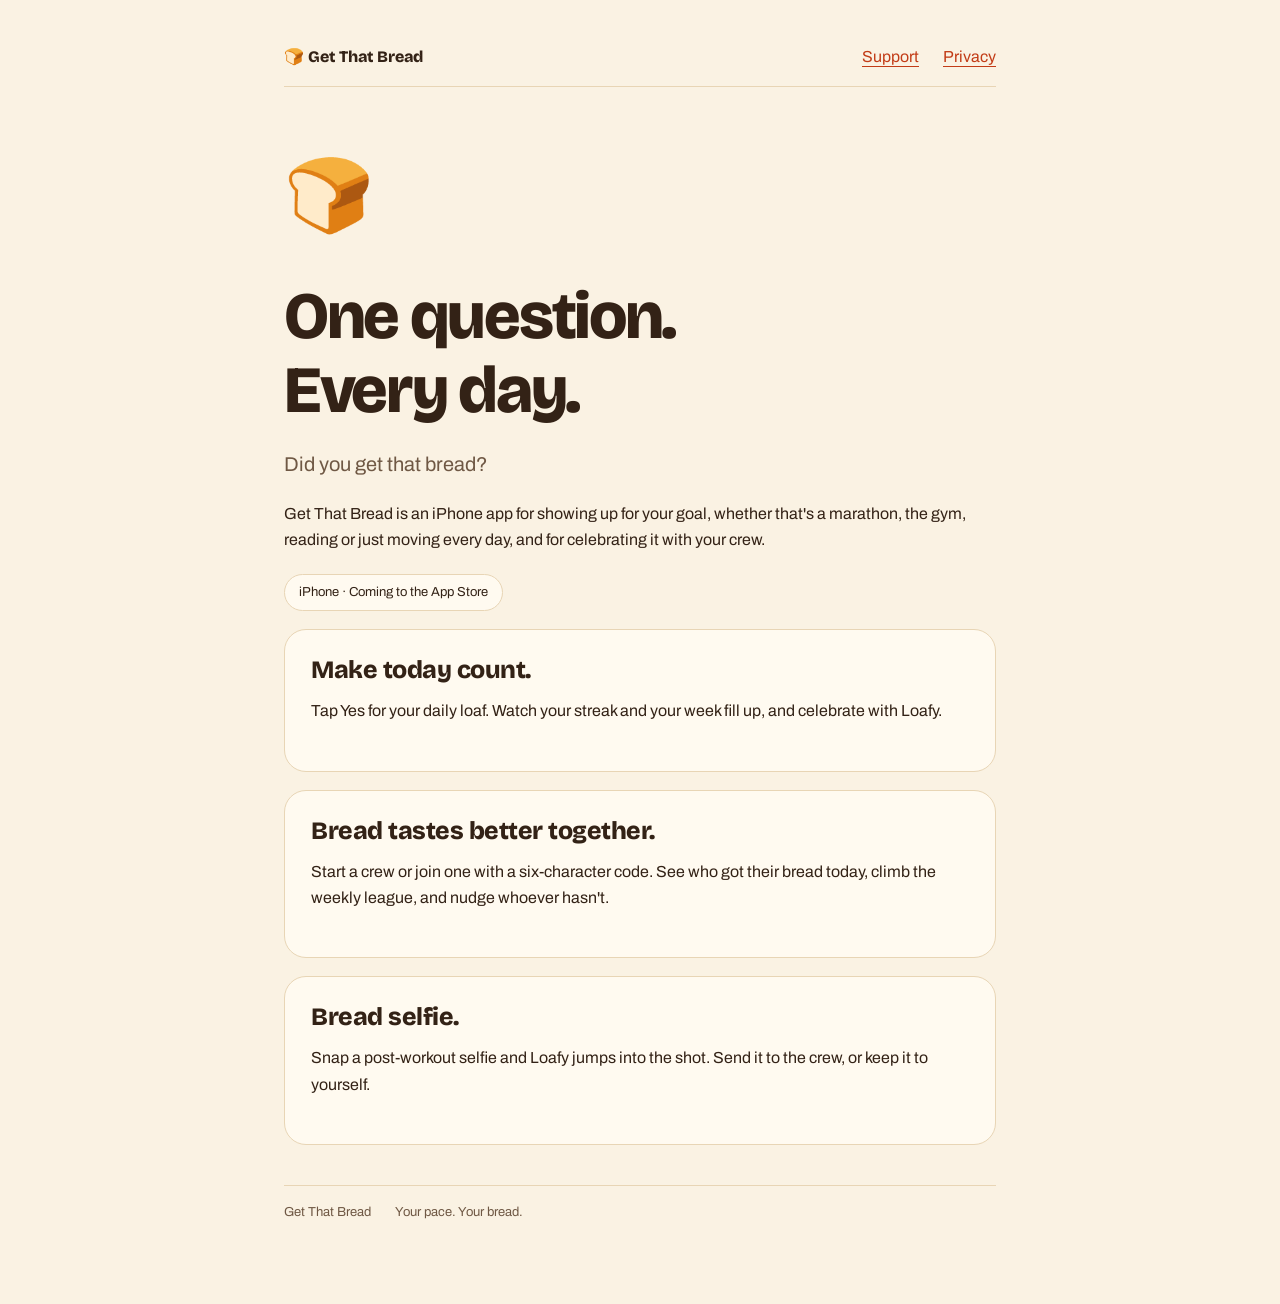
<file: index.html>
<!doctype html><html lang="en"><head><meta charset="utf-8"><meta name="viewport" content="width=device-width,initial-scale=1"><meta name="description" content="Get That Bread: one daily question, a streak, Loafy, and your crew."><title>Get That Bread · One question, every day</title><link rel="stylesheet" href="style.css"></head><body><main><nav aria-label="Main"><a class="brand" href="./">🍞 Get That Bread</a><a href="support/">Support</a><a href="privacy/">Privacy</a></nav><div class="loaf" aria-hidden="true">🍞</div><h1>One question.<br>Every day.</h1><p class="intro">Did you get that bread?</p><p>Get That Bread is an iPhone app for showing up for your goal, whether that's a marathon, the gym, reading or just moving every day, and for celebrating it with your crew.</p><span class="tag">iPhone · Coming to the App Store</span><section><h2>Make today count.</h2><p>Tap Yes for your daily loaf. Watch your streak and your week fill up, and celebrate with Loafy.</p></section><section><h2>Bread tastes better together.</h2><p>Start a crew or join one with a six-character code. See who got their bread today, climb the weekly league, and nudge whoever hasn't.</p></section><section><h2>Bread selfie.</h2><p>Snap a post-workout selfie and Loafy jumps into the shot. Send it to the crew, or keep it to yourself.</p></section><footer><span>Get That Bread</span><span>Your pace. Your bread.</span></footer></main></body></html>
</file>
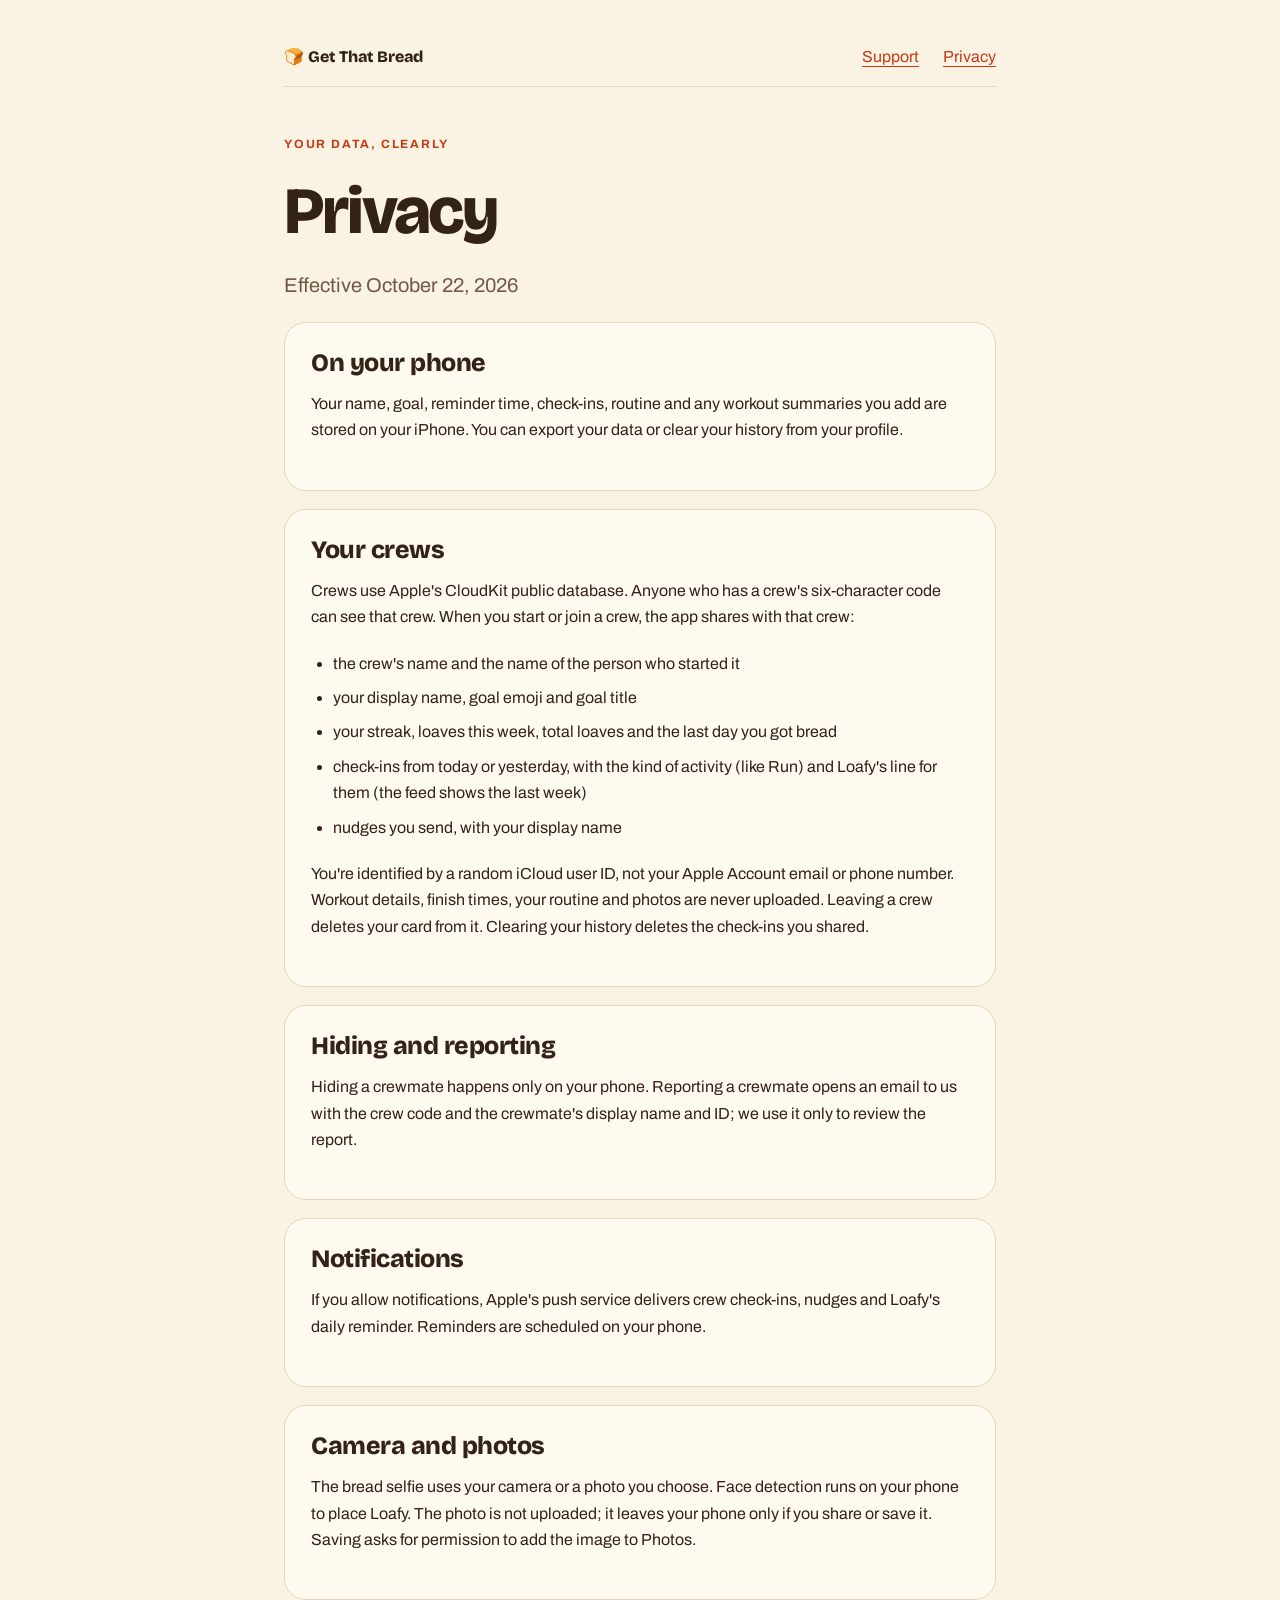
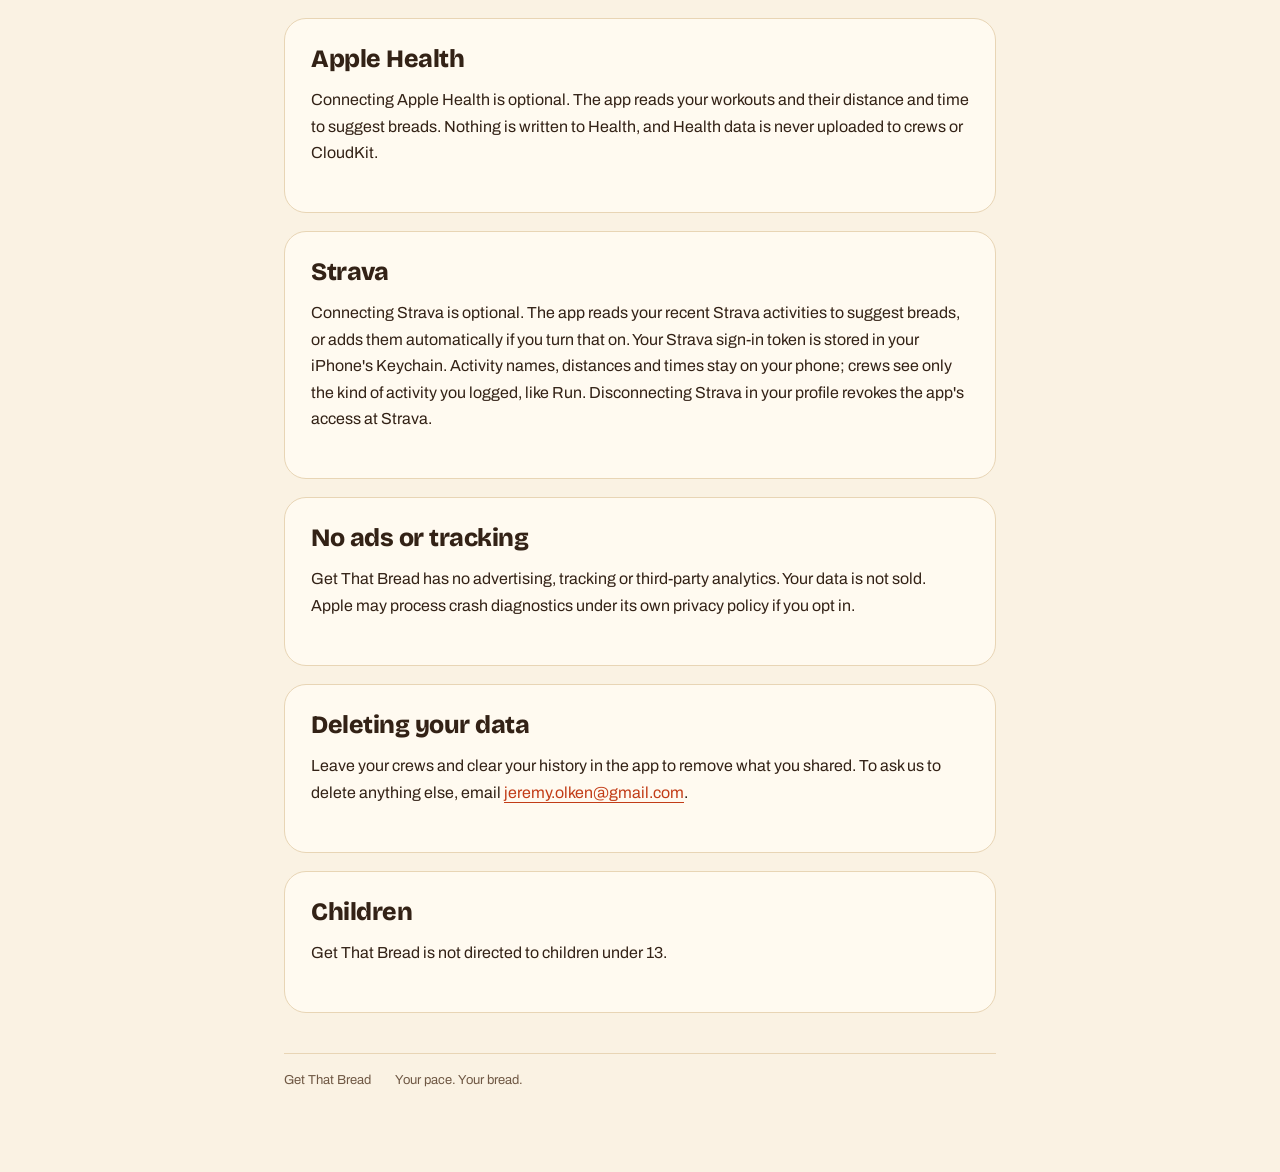
<file: privacy/index.html>
<!doctype html><html lang="en"><head><meta charset="utf-8"><meta name="viewport" content="width=device-width,initial-scale=1"><meta name="description" content="Get That Bread: one daily question, a streak, Loafy, and your crew."><title>Privacy · Get That Bread</title><link rel="stylesheet" href="../style.css"></head><body><main><nav aria-label="Main"><a class="brand" href="../">🍞 Get That Bread</a><a href="../support/">Support</a><a href="../privacy/">Privacy</a></nav><p class="eyebrow">Your data, clearly</p><h1>Privacy</h1><p class="intro">Effective October 22, 2026</p>
<section><h2>On your phone</h2><p>Your name, goal, reminder time, check-ins, routine and any workout summaries you add are stored on your iPhone. You can export your data or clear your history from your profile.</p></section>
<section><h2>Your crews</h2><p>Crews use Apple's CloudKit public database. Anyone who has a crew's six-character code can see that crew. When you start or join a crew, the app shares with that crew:</p><ul><li>the crew's name and the name of the person who started it</li><li>your display name, goal emoji and goal title</li><li>your streak, loaves this week, total loaves and the last day you got bread</li><li>check-ins from today or yesterday, with the kind of activity (like Run) and Loafy's line for them (the feed shows the last week)</li><li>nudges you send, with your display name</li></ul><p>You're identified by a random iCloud user ID, not your Apple Account email or phone number. Workout details, finish times, your routine and photos are never uploaded. Leaving a crew deletes your card from it. Clearing your history deletes the check-ins you shared.</p></section>
<section><h2>Hiding and reporting</h2><p>Hiding a crewmate happens only on your phone. Reporting a crewmate opens an email to us with the crew code and the crewmate's display name and ID; we use it only to review the report.</p></section>
<section><h2>Notifications</h2><p>If you allow notifications, Apple's push service delivers crew check-ins, nudges and Loafy's daily reminder. Reminders are scheduled on your phone.</p></section>
<section><h2>Camera and photos</h2><p>The bread selfie uses your camera or a photo you choose. Face detection runs on your phone to place Loafy. The photo is not uploaded; it leaves your phone only if you share or save it. Saving asks for permission to add the image to Photos.</p></section>
<section><h2>Apple Health</h2><p>Connecting Apple Health is optional. The app reads your workouts and their distance and time to suggest breads. Nothing is written to Health, and Health data is never uploaded to crews or CloudKit.</p></section><section><h2>Strava</h2><p>Connecting Strava is optional. The app reads your recent Strava activities to suggest breads, or adds them automatically if you turn that on. Your Strava sign-in token is stored in your iPhone&#x27;s Keychain. Activity names, distances and times stay on your phone; crews see only the kind of activity you logged, like Run. Disconnecting Strava in your profile revokes the app&#x27;s access at Strava.</p></section>
<section><h2>No ads or tracking</h2><p>Get That Bread has no advertising, tracking or third-party analytics. Your data is not sold. Apple may process crash diagnostics under its own privacy policy if you opt in.</p></section>
<section><h2>Deleting your data</h2><p>Leave your crews and clear your history in the app to remove what you shared. To ask us to delete anything else, email <a href="mailto:jeremy.olken@gmail.com">jeremy.olken@gmail.com</a>.</p></section>
<section><h2>Children</h2><p>Get That Bread is not directed to children under 13.</p></section><footer><span>Get That Bread</span><span>Your pace. Your bread.</span></footer></main></body></html>
</file>
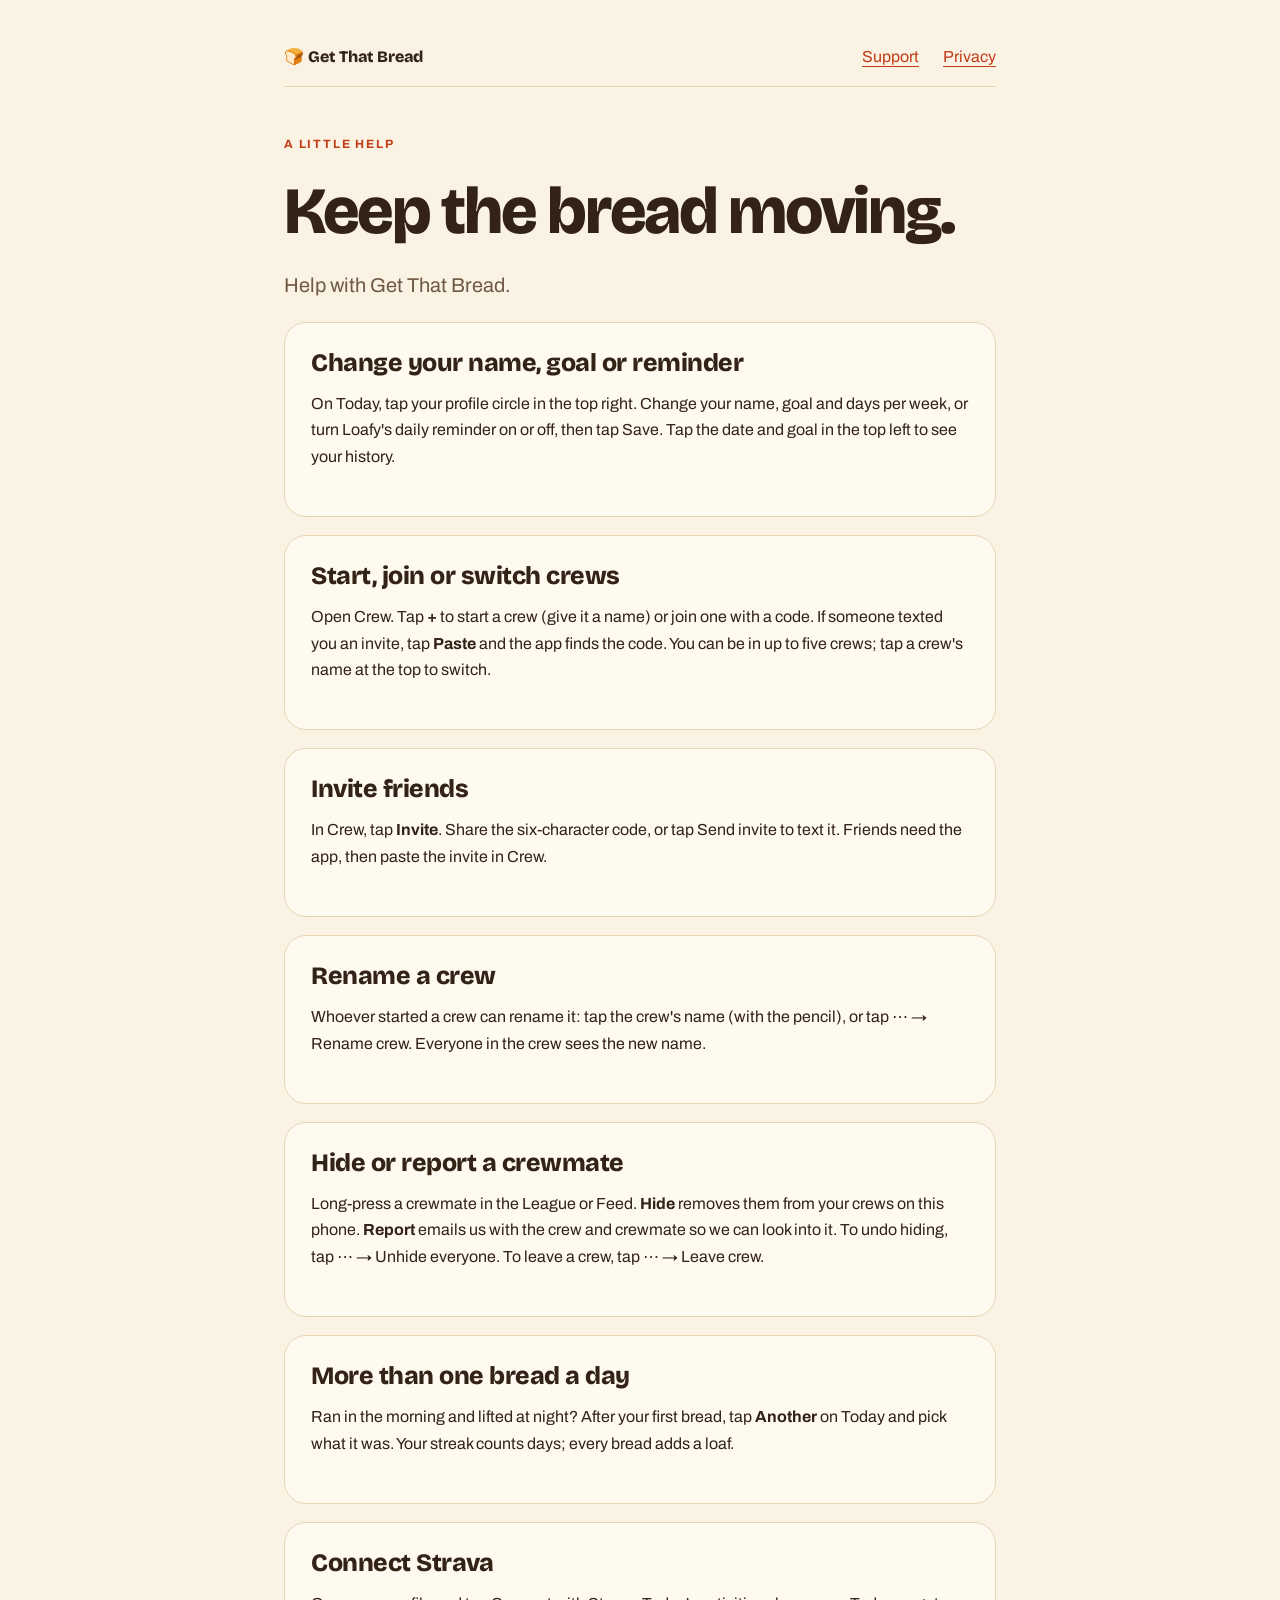
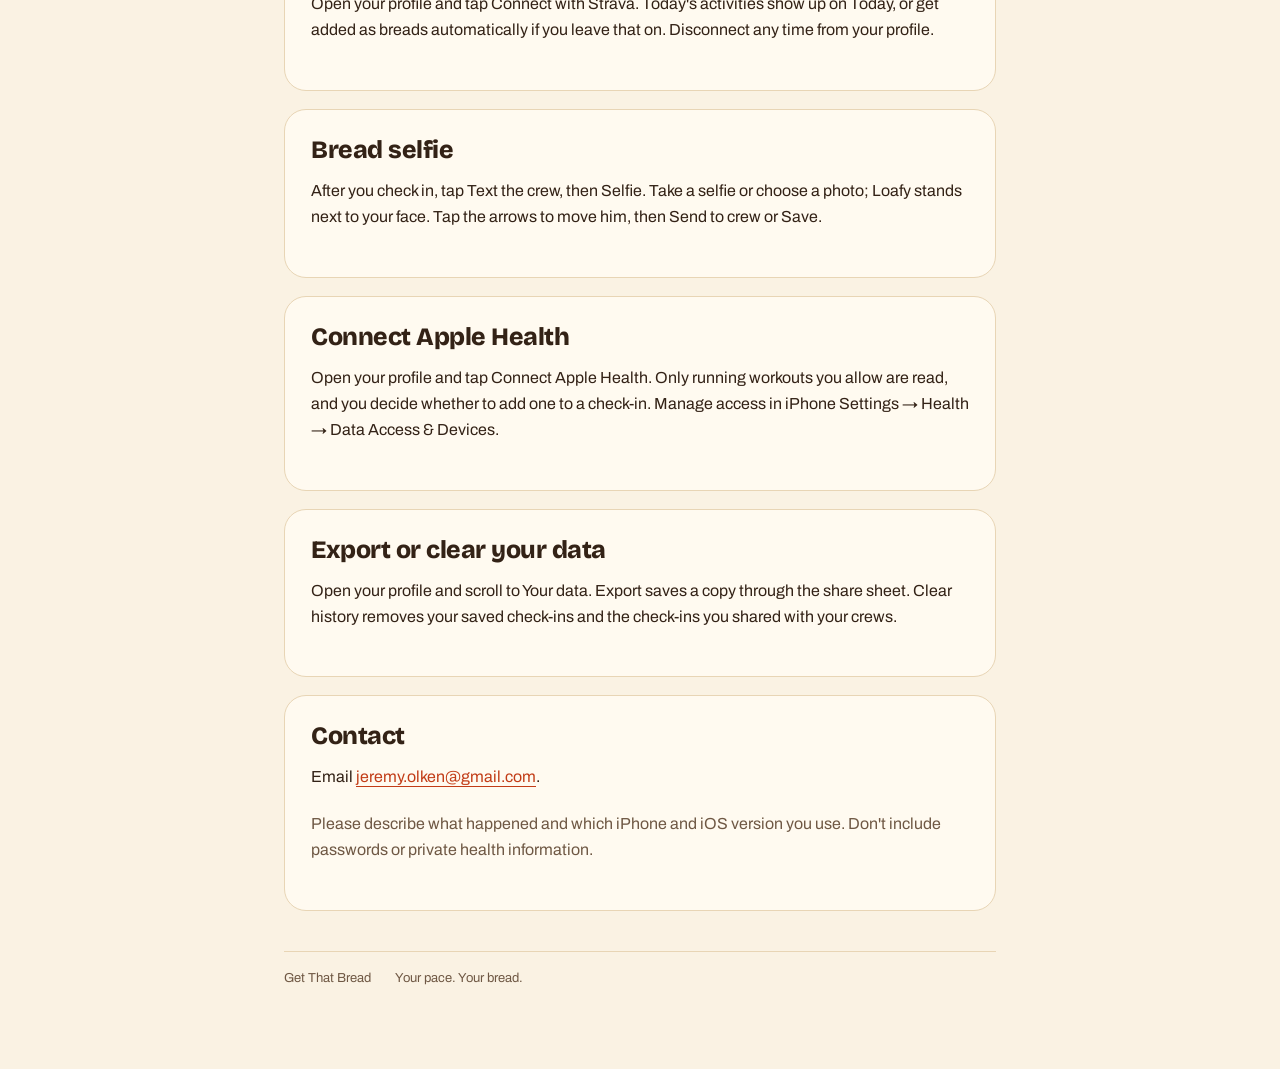
<file: support/index.html>
<!doctype html><html lang="en"><head><meta charset="utf-8"><meta name="viewport" content="width=device-width,initial-scale=1"><meta name="description" content="Get That Bread: one daily question, a streak, Loafy, and your crew."><title>Support · Get That Bread</title><link rel="stylesheet" href="../style.css"></head><body><main><nav aria-label="Main"><a class="brand" href="../">🍞 Get That Bread</a><a href="../support/">Support</a><a href="../privacy/">Privacy</a></nav><p class="eyebrow">A little help</p><h1>Keep the bread moving.</h1><p class="intro">Help with Get That Bread.</p>
<section><h2>Change your name, goal or reminder</h2><p>On Today, tap your profile circle in the top right. Change your name, goal and days per week, or turn Loafy's daily reminder on or off, then tap Save. Tap the date and goal in the top left to see your history.</p></section>
<section><h2>Start, join or switch crews</h2><p>Open Crew. Tap <strong>+</strong> to start a crew (give it a name) or join one with a code. If someone texted you an invite, tap <strong>Paste</strong> and the app finds the code. You can be in up to five crews; tap a crew's name at the top to switch.</p></section>
<section><h2>Invite friends</h2><p>In Crew, tap <strong>Invite</strong>. Share the six-character code, or tap Send invite to text it. Friends need the app, then paste the invite in Crew.</p></section>
<section><h2>Rename a crew</h2><p>Whoever started a crew can rename it: tap the crew's name (with the pencil), or tap ⋯ → Rename crew. Everyone in the crew sees the new name.</p></section>
<section><h2>Hide or report a crewmate</h2><p>Long-press a crewmate in the League or Feed. <strong>Hide</strong> removes them from your crews on this phone. <strong>Report</strong> emails us with the crew and crewmate so we can look into it. To undo hiding, tap ⋯ → Unhide everyone. To leave a crew, tap ⋯ → Leave crew.</p></section>
<section><h2>More than one bread a day</h2><p>Ran in the morning and lifted at night? After your first bread, tap <strong>Another</strong> on Today and pick what it was. Your streak counts days; every bread adds a loaf.</p></section><section><h2>Connect Strava</h2><p>Open your profile and tap Connect with Strava. Today's activities show up on Today, or get added as breads automatically if you leave that on. Disconnect any time from your profile.</p></section><section><h2>Bread selfie</h2><p>After you check in, tap Text the crew, then Selfie. Take a selfie or choose a photo; Loafy stands next to your face. Tap the arrows to move him, then Send to crew or Save.</p></section>
<section><h2>Connect Apple Health</h2><p>Open your profile and tap Connect Apple Health. Only running workouts you allow are read, and you decide whether to add one to a check-in. Manage access in iPhone Settings → Health → Data Access &amp; Devices.</p></section>
<section><h2>Export or clear your data</h2><p>Open your profile and scroll to Your data. Export saves a copy through the share sheet. Clear history removes your saved check-ins and the check-ins you shared with your crews.</p></section>
<section><h2>Contact</h2><p>Email <a href="mailto:jeremy.olken@gmail.com">jeremy.olken@gmail.com</a>.</p><p class="muted">Please describe what happened and which iPhone and iOS version you use. Don't include passwords or private health information.</p></section><footer><span>Get That Bread</span><span>Your pace. Your bread.</span></footer></main></body></html>
</file>
<file: style.css>
@font-face{font-family:Bricolage;src:url('Bricolage.ttf') format('truetype');font-weight:200 800;font-display:swap}
@font-face{font-family:Archivo;src:url('Archivo.ttf') format('truetype');font-weight:100 900;font-display:swap}
:root{color-scheme:light dark;--bg:#faf2e3;--card:#fffaf0;--ink:#332216;--muted:#6f5844;--line:#e8d5b5;--accent:#c23c17}@media(prefers-color-scheme:dark){:root{--bg:#1c120a;--card:#2b1c0f;--ink:#f6ead6;--muted:#c9ab84;--line:#4a3520;--accent:#ff7a4d}}*{box-sizing:border-box}body{margin:0;background:var(--bg);color:var(--ink);font:16px/1.65 Archivo,system-ui,sans-serif}main{max-width:760px;margin:auto;padding:28px 24px 64px}nav,footer{display:flex;flex-wrap:wrap;gap:24px;align-items:center;padding:16px 0;border-bottom:1px solid var(--line)}nav .brand{font-family:Bricolage,system-ui,sans-serif;font-weight:800;margin-right:auto;text-decoration:none;color:var(--ink)}a{color:var(--accent);text-underline-offset:4px}a:focus-visible{outline:3px solid var(--accent);outline-offset:5px}h1,h2{font-family:Bricolage,system-ui,sans-serif;font-weight:800;line-height:1.12;letter-spacing:-.035em}h1{font-size:clamp(38px,8vw,66px);margin:64px 0 20px}h2{font-size:25px;letter-spacing:-.02em;margin:0 0 14px}p{margin:0 0 20px}.intro{font-size:20px;color:var(--muted)}section{padding:26px;border:1px solid var(--line);border-radius:22px;background:var(--card);margin:18px 0}footer{border-top:1px solid var(--line);border-bottom:0;color:var(--muted);font-size:13px;margin-top:40px}.eyebrow{font-size:12px;font-weight:700;text-transform:uppercase;letter-spacing:.15em;color:var(--accent);margin-top:48px}.eyebrow+h1{margin-top:12px}.muted{color:var(--muted)}.loaf{font-size:72px;margin-top:50px;margin-bottom:-40px}.tag{display:inline-block;background:var(--card);border:1px solid var(--line);border-radius:40px;padding:7px 14px;font-size:13px}ul{margin:0 0 20px;padding-left:22px}li{margin:0 0 8px}
</file>
